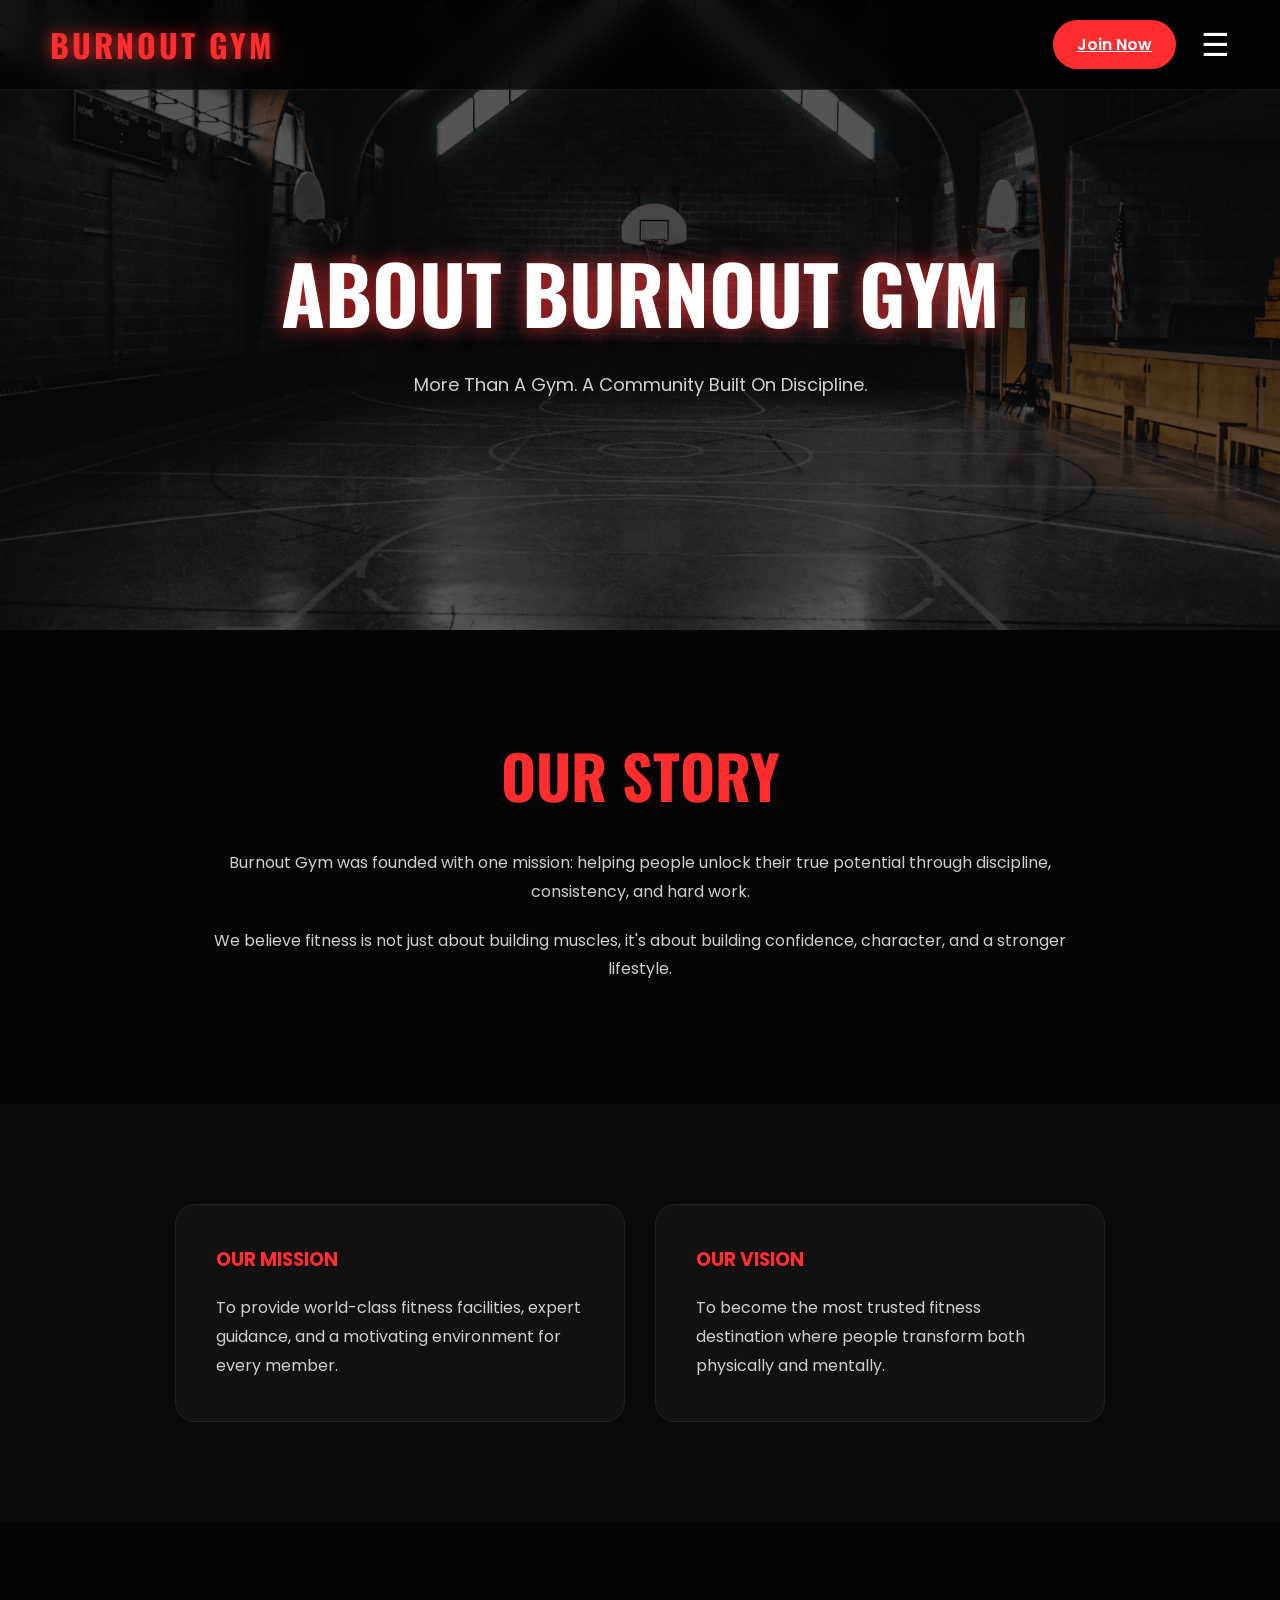
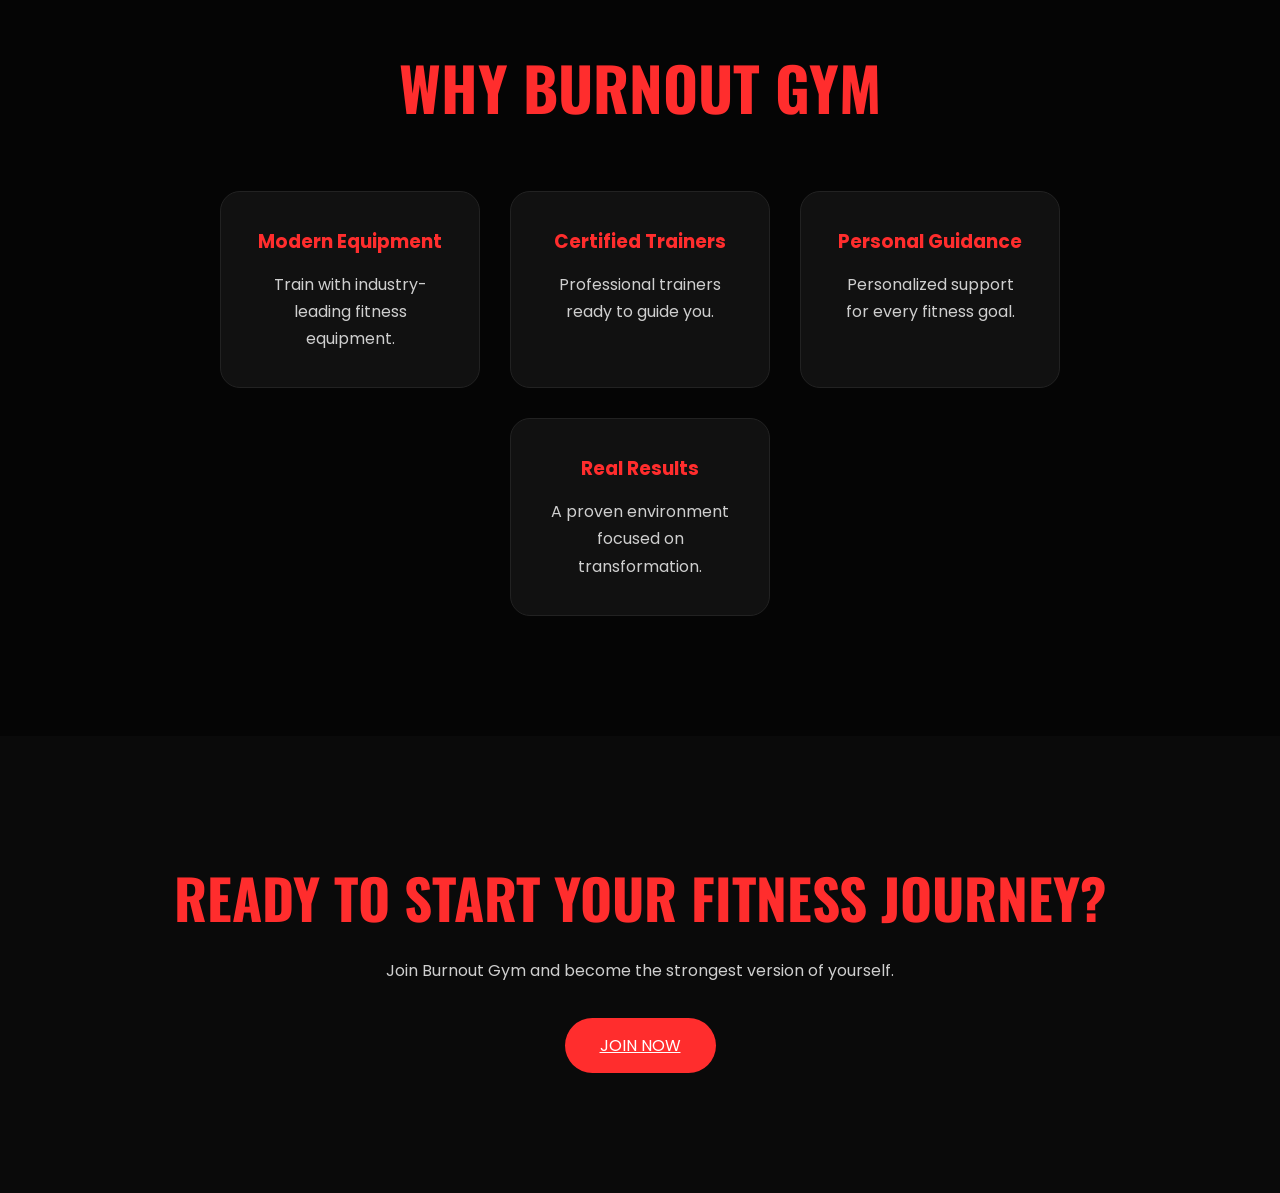
<file: about.html>
<!DOCTYPE html>
<html lang="en">

<head>

<meta charset="UTF-8">

<meta name="viewport"
content="width=device-width, initial-scale=1.0">

<title>About Us - Burnout Gym</title>

<link rel="preconnect"
href="https://fonts.googleapis.com">

<link rel="preconnect"
href="https://fonts.gstatic.com"
crossorigin>

<link href="https://fonts.googleapis.com/css2?family=Oswald:wght@400;600;700&family=Poppins:wght@300;400;500;600&display=swap"
rel="stylesheet">

<link rel="stylesheet"
href="style.css">

</head>

<body>

<!-- NAVBAR -->

<nav>

    <div class="logo">
        BURNOUT GYM
    </div>

    <div class="nav-right">

        <a href="join now.html" class="join-btn">
            Join Now
        </a>

        <div class="menu-btn" id="openMenu">
            ☰
        </div>

    </div>

</nav>

<!-- SIDE MENU -->

<div class="side-menu" id="sideMenu">

    <span class="close-btn" id="closeMenu">
        &times;
    </span>
    <a href="about.html">About Us</a>

    <a href="index.html">Home</a>

    <a href="membership.html">Membership</a>

    <a href="equipment.html">Equipment</a>

    <a href="trainers.html">Trainers</a>

    <a href="gallery.html">Gallery</a>

    <a href="directors.html">Our Directors</a>

    <a href="contact.html">Contact Us</a>

</div>

<!-- ABOUT HERO -->

<section class="about-hero">

    <div class="about-hero-overlay"></div>

    <div class="about-hero-content">

        <h1>ABOUT BURNOUT GYM</h1>

        <p>
            More Than A Gym. A Community Built On Discipline.
        </p>

    </div>

</section>
<!-- OUR STORY -->

<section class="our-story">

    <h2>OUR STORY</h2>

    <p>
        Burnout Gym was founded with one mission:
        helping people unlock their true potential through
        discipline, consistency, and hard work.
    </p>

    <p>
        We believe fitness is not just about building muscles,
        it's about building confidence, character, and a stronger lifestyle.
    </p>

</section>

<!-- MISSION & VISION -->

<section class="mission-vision">

    <div class="mission-card">

        <h3>OUR MISSION</h3>

        <p>
            To provide world-class fitness facilities,
            expert guidance, and a motivating environment
            for every member.
        </p>

    </div>

    <div class="vision-card">

        <h3>OUR VISION</h3>

        <p>
            To become the most trusted fitness destination
            where people transform both physically and mentally.
        </p>

    </div>

</section>
<!-- WHY BURNOUT GYM -->

<section class="why-burnout">

    <h2>WHY BURNOUT GYM</h2>

    <div class="why-container">

        <div class="why-card">

            <h3>Modern Equipment</h3>

            <p>
                Train with industry-leading fitness equipment.
            </p>

        </div>

        <div class="why-card">

            <h3>Certified Trainers</h3>

            <p>
                Professional trainers ready to guide you.
            </p>

        </div>

        <div class="why-card">

            <h3>Personal Guidance</h3>

            <p>
                Personalized support for every fitness goal.
            </p>

        </div>

        <div class="why-card">

            <h3>Real Results</h3>

            <p>
                A proven environment focused on transformation.
            </p>

        </div>

    </div>

</section>
<!-- JOIN CTA -->

<section class="about-cta">

    <h2>READY TO START YOUR FITNESS JOURNEY?</h2>

    <p>
        Join Burnout Gym and become the strongest version of yourself.
    </p>

    <a href="join now.html" class="about-cta-btn">
        JOIN NOW
    </a>

</section>

<script src="script.js"></script>

</body>
</html>
</file>
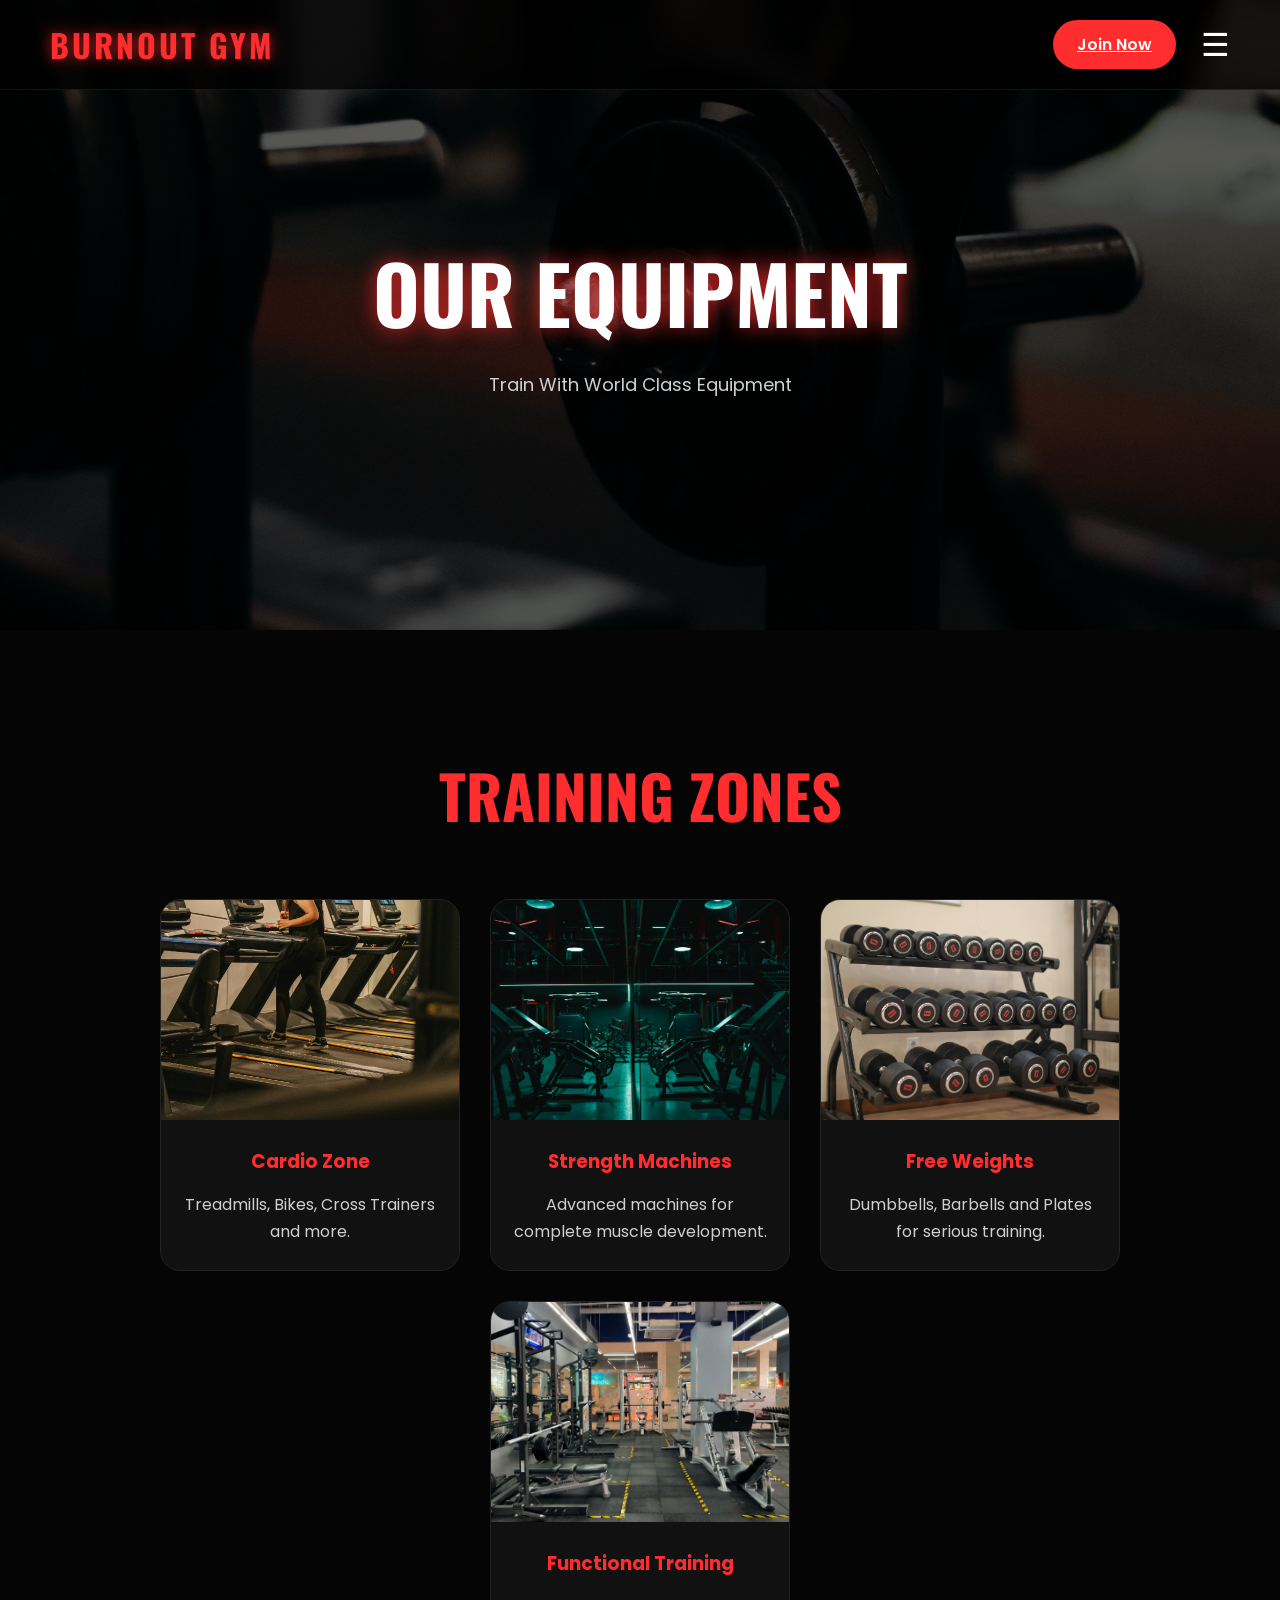
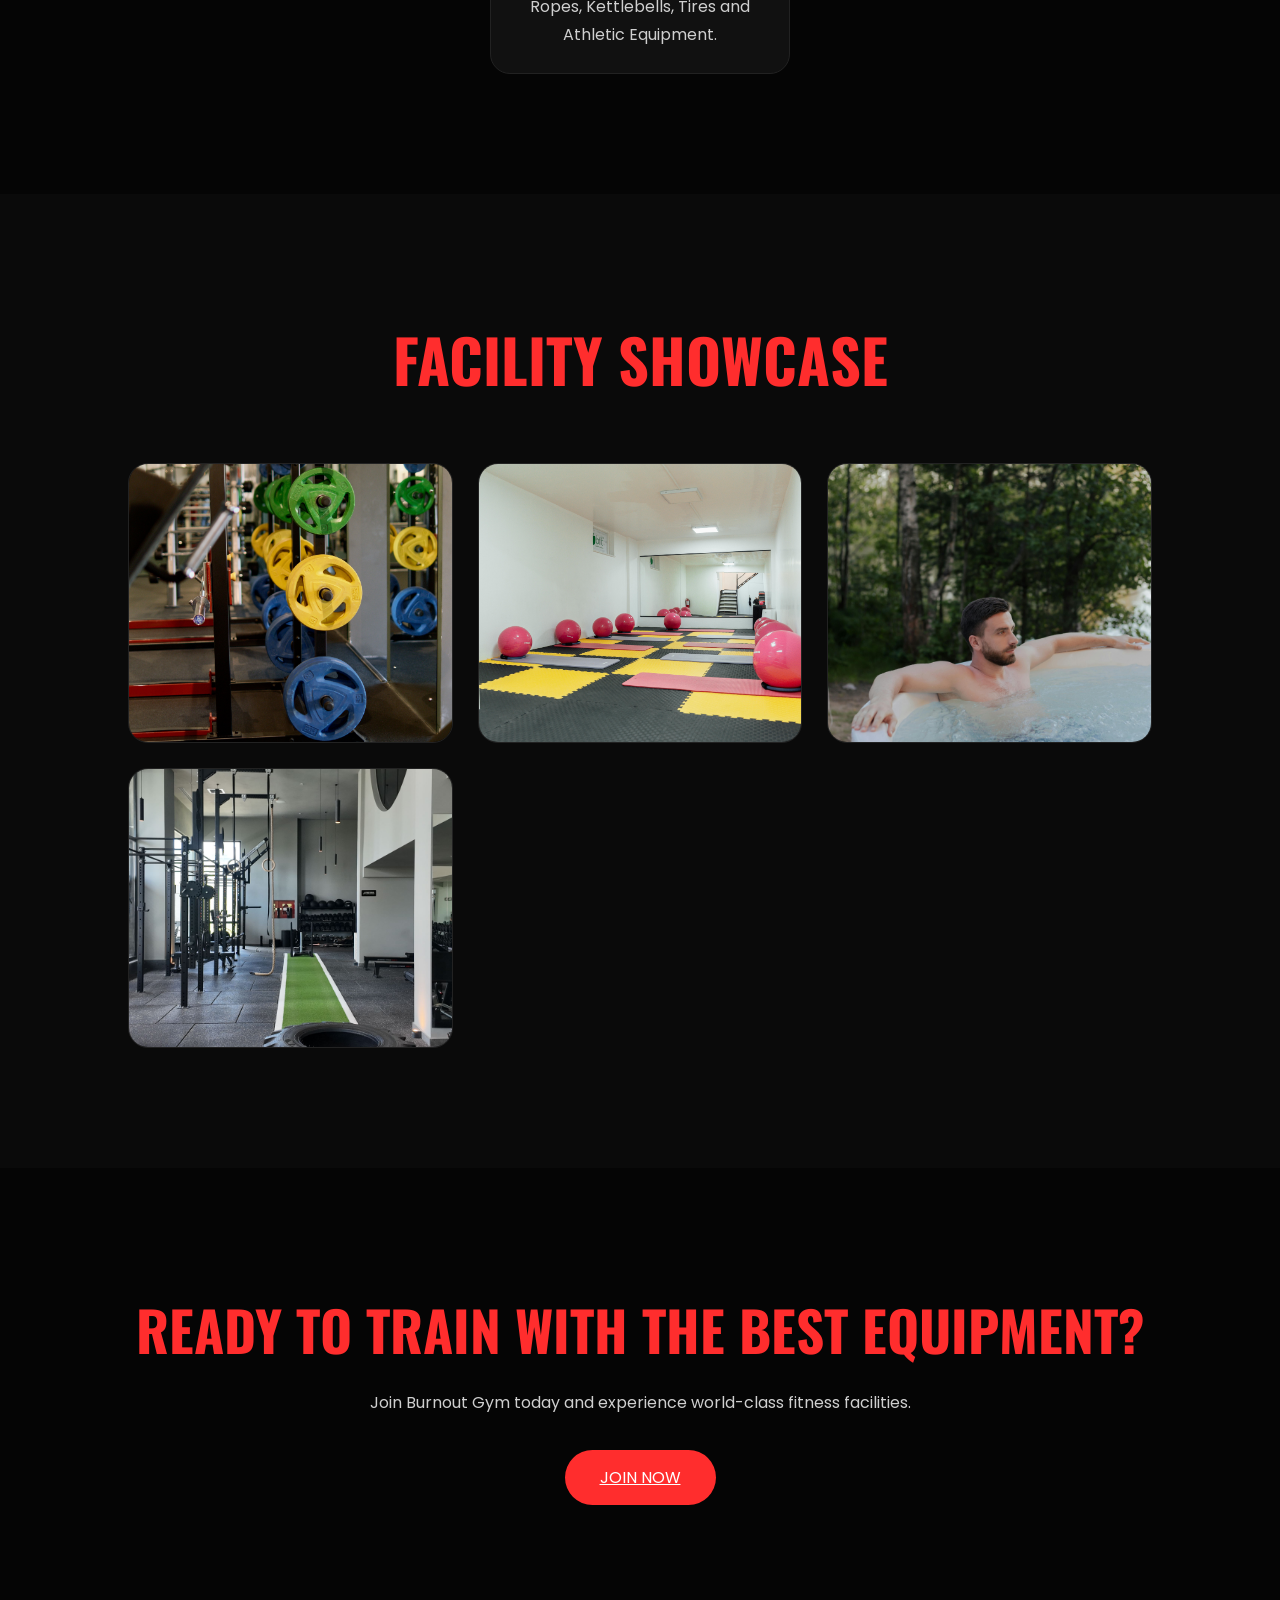
<file: equipment.html>
<!DOCTYPE html>
<html lang="en">

<head>

<meta charset="UTF-8">

<meta name="viewport"
content="width=device-width, initial-scale=1.0">

<title>Equipment - Burnout Gym</title>

<link rel="preconnect"
href="https://fonts.googleapis.com">

<link rel="preconnect"
href="https://fonts.gstatic.com"
crossorigin>

<link href="https://fonts.googleapis.com/css2?family=Oswald:wght@400;600;700&family=Poppins:wght@300;400;500;600&display=swap"
rel="stylesheet">

<link rel="stylesheet"
href="style.css">

</head>

<body>

<!-- NAVBAR -->

<nav>

    <div class="logo">
        BURNOUT GYM
    </div>

    <div class="nav-right">

        <a href="join now.html"
        class="join-btn">

            Join Now

        </a>

        <div class="menu-btn"
        id="openMenu">

            ☰

        </div>

    </div>

</nav>

<!-- SIDE MENU -->

<div class="side-menu"
id="sideMenu">

    <span class="close-btn"
    id="closeMenu">

        &times;

    </span>

    <a href="index.html">Home</a>

    <a href="about.html">About Us</a>

    <a href="membership.html">Membership</a>

    <a href="equipment.html">Equipment</a>

    <a href="trainers.html">Trainers</a>

    <a href="gallery.html">Gallery</a>

    <a href="directors.html">Our Directors</a>

    <a href="contact.html">Contact Us</a>

</div>

<!-- EQUIPMENT HERO -->

<section class="equipment-hero">

    <div class="equipment-overlay"></div>

    <div class="equipment-content">

        <h1>OUR EQUIPMENT</h1>

        <p>

            Train With World Class Equipment

        </p>

    </div>

</section>
<!-- EQUIPMENT CATEGORIES -->

<section class="equipment-section">

    <h2>TRAINING ZONES</h2>

    <div class="equipment-grid">

        <div class="equipment-box">

            <img src="cardio.jpg" alt="Cardio">

            <h3>Cardio Zone</h3>

            <p>
                Treadmills, Bikes, Cross Trainers and more.
            </p>

        </div>

        <div class="equipment-box">

            <img src="strength.jpg" alt="Strength">

            <h3>Strength Machines</h3>

            <p>
                Advanced machines for complete muscle development.
            </p>

        </div>

        <div class="equipment-box">

            <img src="freeweights.jpg" alt="Free Weights">

            <h3>Free Weights</h3>

            <p>
                Dumbbells, Barbells and Plates for serious training.
            </p>

        </div>

        <div class="equipment-box">

            <img src="functional.jpg" alt="Functional">

            <h3>Functional Training</h3>

            <p>
                Ropes, Kettlebells, Tires and Athletic Equipment.
            </p>

        </div>

    </div>

</section>
<!-- EQUIPMENT GALLERY -->

<section class="equipment-gallery">

    <h2>FACILITY SHOWCASE</h2>

    <div class="equipment-gallery-grid">

        <img src="gym-area1.jpg" alt="Gym Area">

        <img src="gym-area2.jpg" alt="Gym Area">

        <img src="gym-area3.jpg" alt="Gym Area">

        <img src="gym-area4.jpg" alt="Gym Area">

    </div>

</section>
<!-- EQUIPMENT CTA -->

<section class="equipment-cta">

    <h2>READY TO TRAIN WITH THE BEST EQUIPMENT?</h2>

    <p>
        Join Burnout Gym today and experience world-class fitness facilities.
    </p>

    <a href="join now.html" class="equipment-cta-btn">

        JOIN NOW

    </a>

</section>

<script src="script.js"></script>

</body>

</html>
</file>
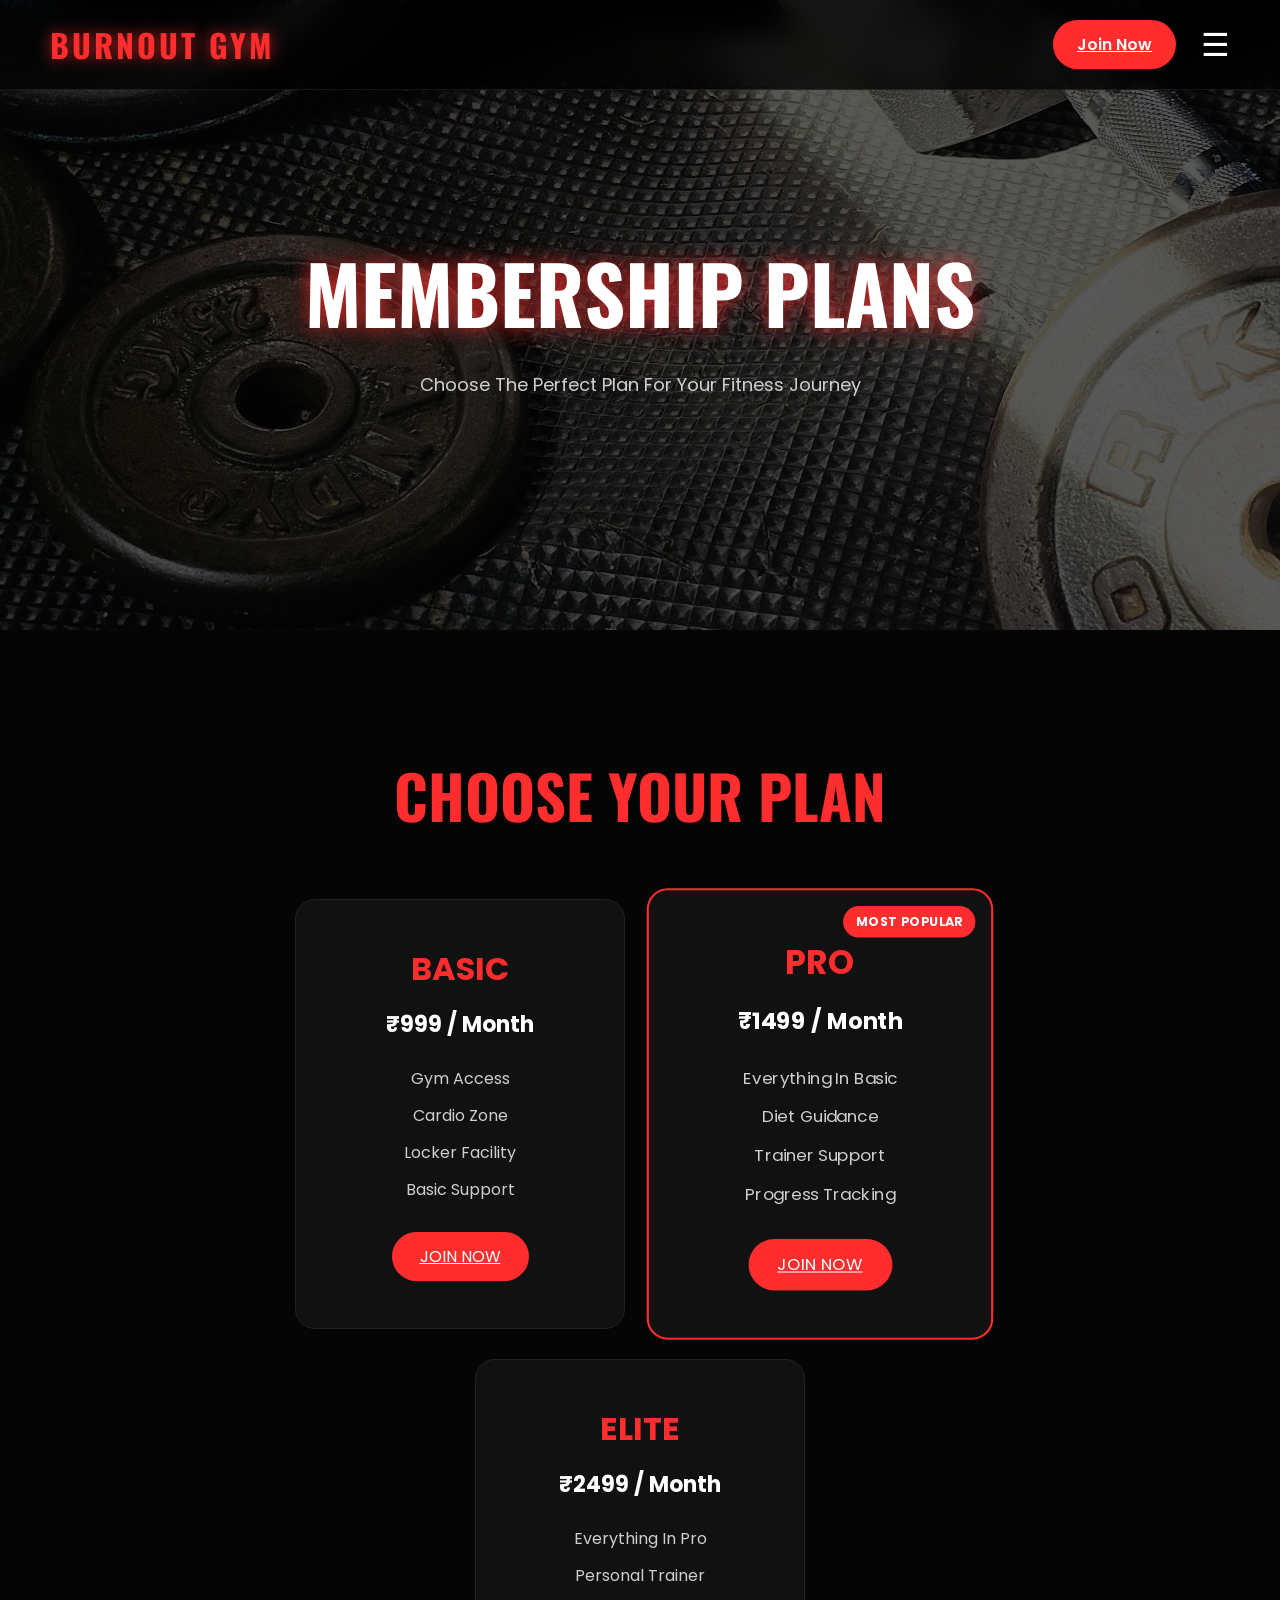
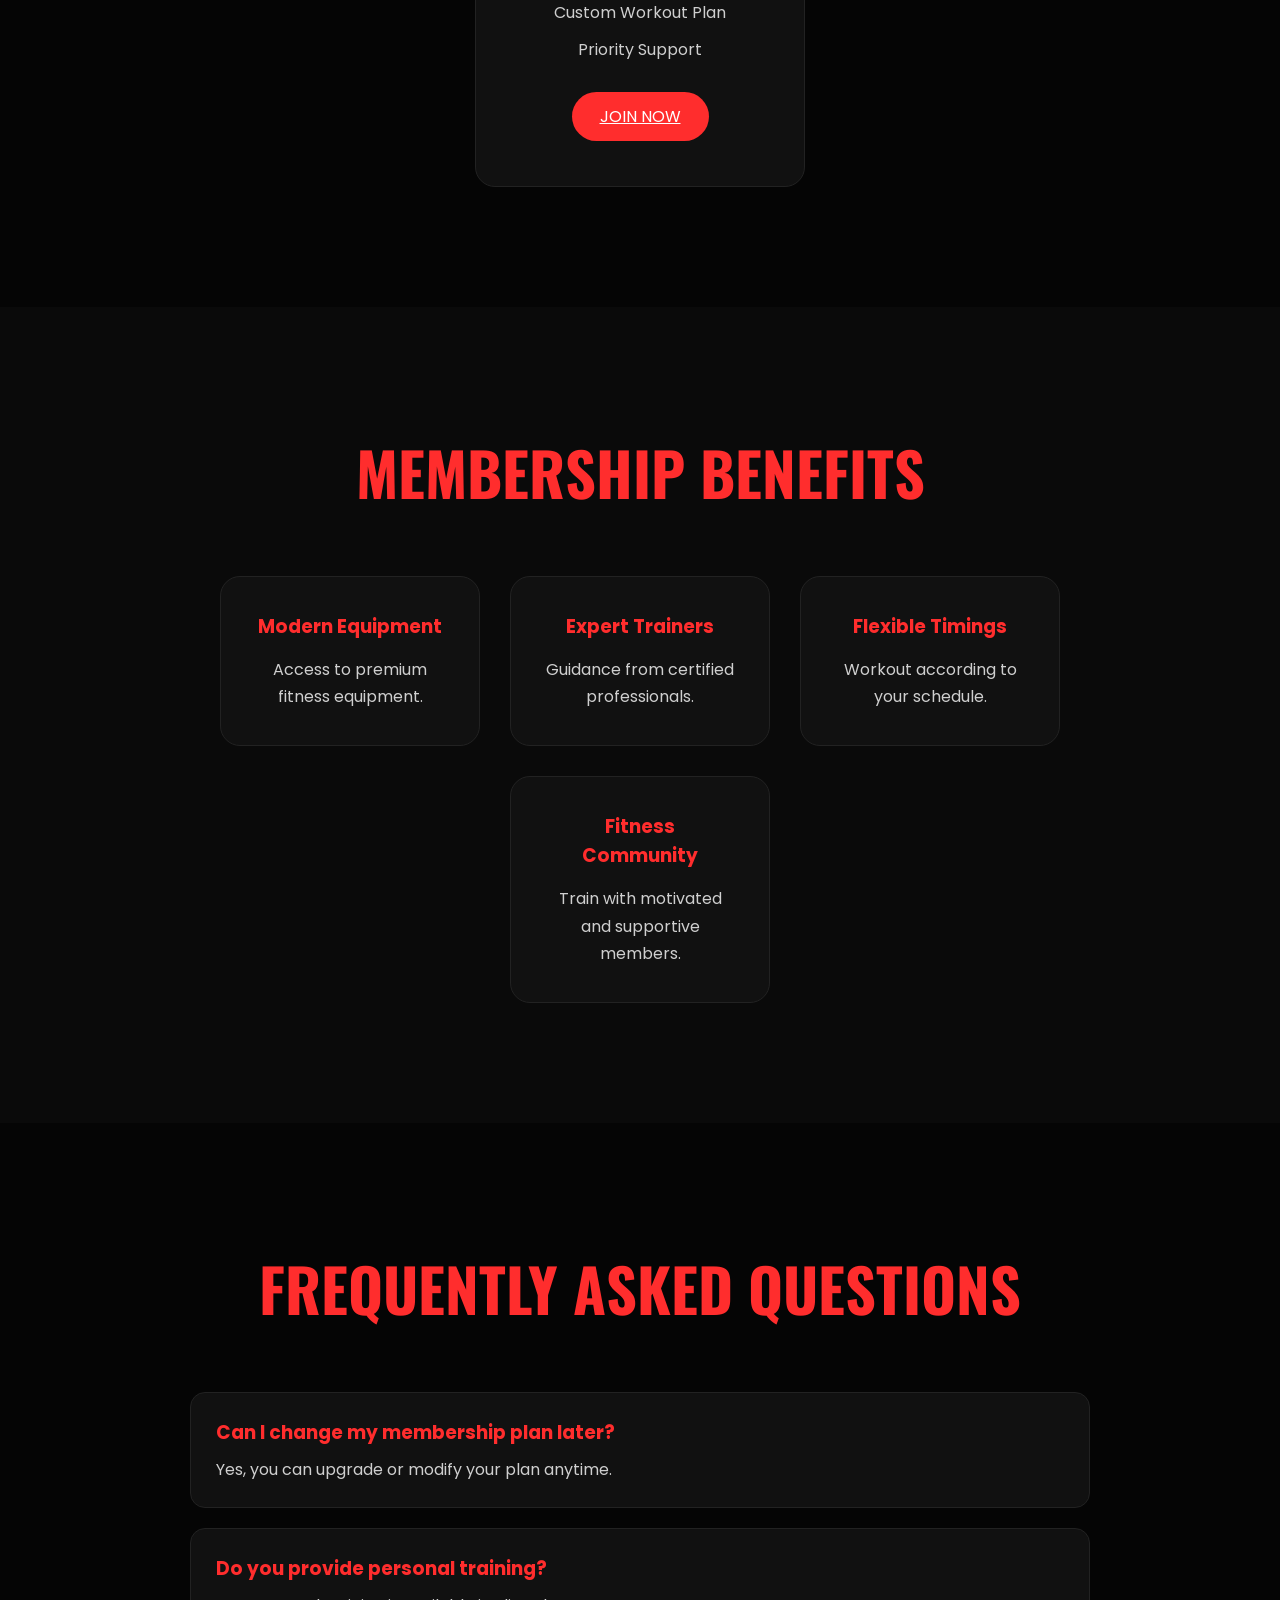
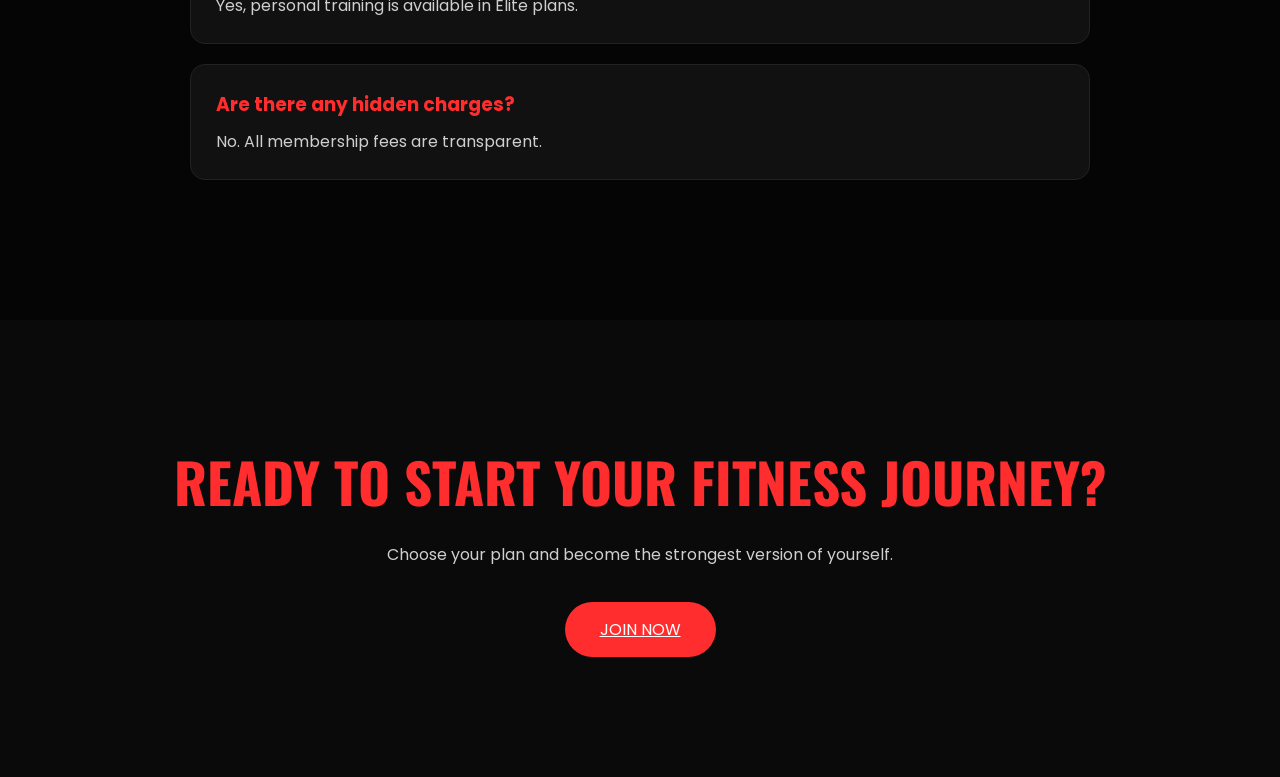
<file: membership.html>
<!DOCTYPE html>
<html lang="en">

<head>

<meta charset="UTF-8">

<meta name="viewport" content="width=device-width, initial-scale=1.0">

<title>Membership - Burnout Gym</title>

<link rel="preconnect" href="https://fonts.googleapis.com">

<link rel="preconnect" href="https://fonts.gstatic.com" crossorigin>

<link href="https://fonts.googleapis.com/css2?family=Oswald:wght@400;600;700&family=Poppins:wght@300;400;500;600&display=swap" rel="stylesheet">

<link rel="stylesheet" href="style.css">

</head>

<body>

<!-- NAVBAR -->

<nav>

    <div class="logo">
        BURNOUT GYM
    </div>

    <div class="nav-right">

        <a href="join now.html" class="join-btn">
            Join Now
        </a>

        <div class="menu-btn" id="openMenu">
            ☰
        </div>

    </div>

</nav>

<!-- SIDE MENU -->

<div class="side-menu" id="sideMenu">

    <span class="close-btn" id="closeMenu">
        &times;
    </span>
    
    <a href="about.html">About Us</a>

    <a href="index.html">Home</a>

    <a href="membership.html">Membership</a>

    <a href="equipment.html">Equipment</a>

    <a href="trainers.html">Trainers</a>

    <a href="gallery.html">Gallery</a>

    <a href="directors.html">Our Directors</a>

    <a href="contact.html">Contact Us</a>

</div>

<!-- MEMBERSHIP HERO -->

<section class="membership-hero">

    <div class="membership-overlay"></div>

    <div class="membership-content">

        <h1>MEMBERSHIP PLANS</h1>

        <p>
            Choose The Perfect Plan For Your Fitness Journey
        </p>

    </div>

</section>
<!-- MEMBERSHIP PLANS -->

<section class="membership-plans">

    <h2>CHOOSE YOUR PLAN</h2>

    <div class="plans-container">

        <div class="premium-plan-card">

            <h3>BASIC</h3>

            <h4>₹999 / Month</h4>

            <ul>
                <li>Gym Access</li>
                <li>Cardio Zone</li>
                <li>Locker Facility</li>
                <li>Basic Support</li>
            </ul>

            <a href="join now.html" class="plan-btn">
                JOIN NOW
            </a>

        </div>

        <div class="premium-plan-card featured-plan">

            <span class="featured-badge">
                MOST POPULAR
            </span>

            <h3>PRO</h3>

            <h4>₹1499 / Month</h4>

            <ul>
                <li>Everything In Basic</li>
                <li>Diet Guidance</li>
                <li>Trainer Support</li>
                <li>Progress Tracking</li>
            </ul>

            <a href="join now.html" class="plan-btn">
                JOIN NOW
            </a>

        </div>

        <div class="premium-plan-card">

            <h3>ELITE</h3>

            <h4>₹2499 / Month</h4>

            <ul>
                <li>Everything In Pro</li>
                <li>Personal Trainer</li>
                <li>Custom Workout Plan</li>
                <li>Priority Support</li>
            </ul>

            <a href="join now.html" class="plan-btn">
                JOIN NOW
            </a>

        </div>

    </div>

</section>
<!-- MEMBERSHIP BENEFITS -->

<section class="membership-benefits">

    <h2>MEMBERSHIP BENEFITS</h2>

    <div class="benefits-container">

        <div class="benefit-card">
            <h3>Modern Equipment</h3>
            <p>Access to premium fitness equipment.</p>
        </div>

        <div class="benefit-card">
            <h3>Expert Trainers</h3>
            <p>Guidance from certified professionals.</p>
        </div>

        <div class="benefit-card">
            <h3>Flexible Timings</h3>
            <p>Workout according to your schedule.</p>
        </div>

        <div class="benefit-card">
            <h3>Fitness Community</h3>
            <p>Train with motivated and supportive members.</p>
        </div>

    </div>

</section>
<!-- FAQ -->

<section class="membership-faq">

    <h2>FREQUENTLY ASKED QUESTIONS</h2>

    <div class="faq-item">
        <h3>Can I change my membership plan later?</h3>
        <p>Yes, you can upgrade or modify your plan anytime.</p>
    </div>

    <div class="faq-item">
        <h3>Do you provide personal training?</h3>
        <p>Yes, personal training is available in Elite plans.</p>
    </div>

    <div class="faq-item">
        <h3>Are there any hidden charges?</h3>
        <p>No. All membership fees are transparent.</p>
    </div>

</section>
<!-- JOIN CTA -->

<section class="membership-cta">

    <h2>READY TO START YOUR FITNESS JOURNEY?</h2>

    <p>
        Choose your plan and become the strongest version of yourself.
    </p>

    <a href="join now.html" class="membership-cta-btn">
        JOIN NOW
    </a>

</section>

<script src="script.js"></script>

</body>
</html>
</file>
<file: style.css>
/* RESET */

*{
    margin:0;
    padding:0;
    box-sizing:border-box;
}

/* BODY */

body{
    font-family:'Poppins',sans-serif;
    background:#050505;
    color:white;
    overflow-x:hidden;
}

/* MAIN SITE */

#main-site{
    display:none;
}

/* INTRO SCREEN */

#intro{
    position:fixed;
    top:0;
    left:0;

    width:100%;
    height:100vh;

    overflow:hidden;

    display:flex;
    justify-content:center;
    align-items:center;

    z-index:9999;
}

.bg-video{
    position:absolute;

    width:100%;
    height:100%;

    object-fit:cover;
}

.overlay{
    position:absolute;
    inset:0;

    background:rgba(0,0,0,.55);
}

.intro-content{
    position:relative;
    z-index:2;

    text-align:center;
}

.intro-content h1{
    font-family:'Oswald',sans-serif;

    font-size:90px;

    letter-spacing:8px;

    color:white;
}

.intro-content p{
    margin-top:15px;

    letter-spacing:5px;

    color:#d0d0d0;
}
/* =========================
   NAVBAR
========================= */

nav{
    position:fixed;
    top:0;
    left:0;

    width:100%;

    display:flex;
    justify-content:space-between;
    align-items:center;

    padding:20px 50px;

    background:rgba(0,0,0,0.75);

    backdrop-filter:blur(12px);

    border-bottom:1px solid rgba(255,255,255,0.08);

    z-index:1000;
}

/* LOGO */

.logo{
    font-family:'Oswald',sans-serif;

    font-size:32px;

    font-weight:700;

    color:#ff2d2d;

    letter-spacing:3px;

    text-transform:uppercase;

    text-shadow:
    0 0 15px rgba(255,45,45,.7);
}

/* RIGHT SIDE */

.nav-right{
    display:flex;

    align-items:center;

    gap:25px;
}

/* ABOUT US */

.nav-link{
    color:white;

    font-size:16px;

    transition:.3s;
}

.nav-link:hover{
    color:#ff2d2d;

    text-shadow:
    0 0 10px rgba(255,45,45,.7);
}

/* JOIN BUTTON */

.join-btn{
    background:#ff2d2d;

    color:white;

    padding:12px 24px;

    border-radius:30px;

    font-weight:600;

    transition:.3s;
}

.join-btn:hover{

    transform:translateY(-3px);

    box-shadow:
    0 0 20px rgba(255,45,45,.8);
}

/* HAMBURGER */

.menu-btn{
    color:white;

    font-size:32px;

    cursor:pointer;

    transition:.3s;
}

.menu-btn:hover{
    color:#ff2d2d;
}

/* =========================
   SIDE MENU
========================= */

.side-menu{

    position:fixed;

    top:0;
    right:-320px;

    width:300px;

    height:100vh;

    background:#0a0a0a;

    padding-top:80px;

    transition:.4s;

    z-index:2000;

    border-left:1px solid rgba(255,255,255,.08);
}

.side-menu a{

    display:block;

    padding:18px 30px;

    color:white;

    font-size:18px;

    transition:.3s;
}

.side-menu a:hover{

    color:#ff2d2d;

    padding-left:40px;
}

.close-btn{

    position:absolute;

    top:20px;
    right:25px;

    font-size:35px;

    color:white;

    cursor:pointer;
}
@media(max-width:768px){

    nav{
        padding:15px 20px;
    }

    .logo{
        font-size:22px;
    }

    .nav-link{
        display:none;
    }

    .join-btn{
        padding:10px 18px;
        font-size:14px;
    }

}
/* =========================
   HERO SECTION
========================= */

.hero{

    position:relative;

    width:100%;

    height:100vh;

    background:url("burnout background.jpg");

    background-size:cover;

    background-position:center;

    background-attachment:fixed;

    display:flex;

    justify-content:center;

    align-items:center;

    text-align:center;
}

.hero-overlay{

    position:absolute;

    inset:0;

    background:rgba(0,0,0,.65);
}

.hero-content{

    position:relative;

    z-index:2;

    max-width:900px;
}

.hero-content h1{

    font-family:'Oswald',sans-serif;

    font-size:90px;

    letter-spacing:5px;

    text-transform:uppercase;

    color:white;

    text-shadow:
    0 0 20px rgba(255,45,45,.8);
}

.hero-content p{

    margin-top:20px;

    font-size:20px;

    color:#d0d0d0;
}

.hero-buttons{

    margin-top:40px;

    display:flex;

    justify-content:center;

    gap:20px;
}

/* BUTTON 1 */

.hero-btn{

    background:#ff2d2d;

    color:white;

    padding:15px 35px;

    border-radius:40px;

    transition:.3s;
}

.hero-btn:hover{

    transform:translateY(-5px);

    box-shadow:
    0 0 25px rgba(255,45,45,.9);
}

/* BUTTON 2 */

.hero-btn-outline{

    border:2px solid #ff2d2d;

    color:white;

    padding:15px 35px;

    border-radius:40px;

    transition:.3s;
}

.hero-btn-outline:hover{

    background:#ff2d2d;

    box-shadow:
    0 0 25px rgba(255,45,45,.9);
}
@media(max-width:768px){

.hero-content h1{

    font-size:48px;
}

.hero-content p{

    font-size:16px;
}

.hero-buttons{

    flex-direction:column;
}

}
/* =========================
   ABOUT PREVIEW
========================= */

.about-preview{

    display:flex;

    align-items:center;

    justify-content:space-between;

    gap:60px;

    padding:120px 10%;

    background:#0a0a0a;
}

.about-left{

    flex:1;
}

.about-left h2{

    font-family:'Oswald',sans-serif;

    font-size:60px;

    color:#ff2d2d;

    margin-bottom:25px;
}

.about-left p{

    color:#cfcfcf;

    line-height:1.8;

    margin-bottom:20px;
}

.about-btn{

    display:inline-block;

    margin-top:20px;

    background:#ff2d2d;

    color:white;

    padding:15px 30px;

    border-radius:35px;

    transition:.3s;
}

.about-btn:hover{

    transform:translateY(-5px);

    box-shadow:
    0 0 25px rgba(255,45,45,.9);
}

.about-right{

    flex:1;
}

.about-right img{

    width:100%;

    border-radius:20px;

    transition:.4s;
}

.about-right img:hover{

    transform:scale(1.03);

    box-shadow:
    0 0 35px rgba(255,45,45,.6);
}
@media(max-width:768px){

.about-preview{

    flex-direction:column;
}

.about-left h2{

    font-size:40px;
}

}
/* =========================
   FEATURES
========================= */

.features{

    padding:120px 10%;

    background:#050505;

    text-align:center;
}

.features h2{

    font-family:'Oswald',sans-serif;

    font-size:60px;

    color:#ff2d2d;

    margin-bottom:60px;
}

.feature-container{

    display:flex;

    justify-content:center;

    gap:30px;

    flex-wrap:wrap;
}

.feature-card{

    width:260px;

    padding:35px;

    background:#111;

    border-radius:20px;

    border:1px solid #222;

    transition:.4s;
}

.feature-card:hover{

    transform:translateY(-10px);

    border-color:#ff2d2d;

    box-shadow:
    0 0 30px rgba(255,45,45,.6);
}

.feature-card h3{

    color:#ff2d2d;

    margin-bottom:15px;
}

.feature-card p{

    color:#cfcfcf;

    line-height:1.7;
}
@media(max-width:768px){

.features h2{

    font-size:40px;
}

.feature-card{

    width:100%;
}

}
/* =========================
   EQUIPMENT PREVIEW
========================= */

.equipment-preview{

    padding:120px 10%;

    background:#0a0a0a;

    text-align:center;
}

.equipment-preview h2{

    font-family:'Oswald',sans-serif;

    font-size:60px;

    color:#ff2d2d;

    margin-bottom:60px;
}

.equipment-container{

    display:flex;

    justify-content:center;

    gap:30px;

    flex-wrap:wrap;
}

.equipment-card{

    width:320px;

    overflow:hidden;

    background:#111;

    border-radius:20px;

    border:1px solid #222;

    transition:.4s;
}

.equipment-card:hover{

    transform:translateY(-10px);

    border-color:#ff2d2d;

    box-shadow:
    0 0 30px rgba(255,45,45,.6);
}

.equipment-card img{

    width:100%;

    height:250px;

    object-fit:cover;

    transition:.4s;
}

.equipment-card:hover img{

    transform:scale(1.08);
}

.equipment-card h3{

    padding:20px;

    color:white;
}

.equipment-btn{

    display:inline-block;

    margin-top:40px;

    background:#ff2d2d;

    color:white;

    padding:15px 35px;

    border-radius:40px;

    transition:.3s;
}

.equipment-btn:hover{

    transform:translateY(-5px);

    box-shadow:
    0 0 25px rgba(255,45,45,.8);
}
@media(max-width:768px){

.equipment-preview h2{

    font-size:40px;
}

.equipment-card{

    width:100%;
}

}
/* =========================
   MEMBERSHIP
========================= */

.membership{

    padding:120px 10%;

    background:#050505;

    text-align:center;
}

.membership h2{

    font-family:'Oswald',sans-serif;

    font-size:60px;

    color:#ff2d2d;

    margin-bottom:60px;
}

.plans-container{

    display:flex;

    justify-content:center;

    gap:30px;

    flex-wrap:wrap;
}

.plan-card{

    position:relative;

    width:320px;

    background:#111;

    border-radius:20px;

    border:1px solid #222;

    padding:40px 30px;

    transition:.4s;
}

.plan-card:hover{

    transform:translateY(-10px);

    border-color:#ff2d2d;

    box-shadow:
    0 0 30px rgba(255,45,45,.6);
}

.plan-card h3{

    color:#ff2d2d;

    font-size:30px;

    margin-bottom:15px;
}

.plan-card h4{

    margin-bottom:25px;
}

.plan-card ul{

    list-style:none;

    margin-bottom:30px;
}

.plan-card li{

    margin-bottom:12px;

    color:#cfcfcf;
}

.plan-btn{

    display:inline-block;

    background:#ff2d2d;

    color:white;

    padding:12px 28px;

    border-radius:30px;

    transition:.3s;
}

.plan-btn:hover{

    box-shadow:
    0 0 25px rgba(255,45,45,.8);
}

.badge{

    position:absolute;

    top:15px;
    right:15px;

    background:#ff2d2d;

    padding:6px 12px;

    border-radius:20px;

    font-size:12px;

    font-weight:bold;
}

.popular{

    border:2px solid #ff2d2d;
}
@media(max-width:768px){

.membership h2{

    font-size:40px;
}

.plan-card{

    width:100%;
}

}
/* =========================
   GALLERY PREVIEW
========================= */

.gallery-preview{

    padding:120px 10%;

    background:#0a0a0a;

    text-align:center;
}

.gallery-preview h2{

    font-family:'Oswald',sans-serif;

    font-size:60px;

    color:#ff2d2d;

    margin-bottom:60px;
}

.gallery-container{

    display:flex;

    justify-content:center;

    gap:30px;

    flex-wrap:wrap;
}

.gallery-card{

    width:320px;

    overflow:hidden;

    border-radius:20px;

    border:1px solid #222;

    transition:.4s;
}

.gallery-card:hover{

    transform:translateY(-10px);

    border-color:#ff2d2d;

    box-shadow:
    0 0 30px rgba(255,45,45,.6);
}

.gallery-card img{

    width:100%;

    height:250px;

    object-fit:cover;

    transition:.4s;
}

.gallery-card:hover img{

    transform:scale(1.08);
}

.gallery-btn{

    display:inline-block;

    margin-top:40px;

    background:#ff2d2d;

    color:white;

    padding:15px 35px;

    border-radius:40px;

    transition:.3s;
}

.gallery-btn:hover{

    transform:translateY(-5px);

    box-shadow:
    0 0 25px rgba(255,45,45,.8);
}
@media(max-width:768px){

.gallery-preview h2{

    font-size:40px;
}

.gallery-card{

    width:100%;
}

}
/* =========================
   DIRECTORS
========================= */

.directors{

    padding:120px 10%;

    background:#050505;

    text-align:center;
}

.directors h2{

    font-family:'Oswald',sans-serif;

    font-size:60px;

    color:#ff2d2d;

    margin-bottom:60px;
}

.director-container{

    display:flex;

    justify-content:center;

    gap:30px;

    flex-wrap:wrap;
}

.director-card{

    width:320px;

    background:#111;

    border-radius:20px;

    overflow:hidden;

    border:1px solid #222;

    transition:.4s;
}

.director-card:hover{

    transform:translateY(-10px);

    border-color:#ff2d2d;

    box-shadow:
    0 0 30px rgba(255,45,45,.6);
}

.director-card img{

    width:100%;

    height:320px;

    object-fit:cover;
}

.director-card h3{

    margin-top:20px;

    color:white;
}

.director-card h4{

    color:#ff2d2d;

    margin:10px 0;
}

.director-card p{

    color:#cfcfcf;

    padding:0 20px 25px;

    line-height:1.7;
}

.director-btn{

    display:inline-block;

    margin-top:40px;

    background:#ff2d2d;

    color:white;

    padding:15px 35px;

    border-radius:40px;

    transition:.3s;
}

.director-btn:hover{

    transform:translateY(-5px);

    box-shadow:
    0 0 25px rgba(255,45,45,.8);
}
@media(max-width:768px){

.directors h2{

    font-size:40px;
}

.director-card{

    width:100%;
}

}
/* =========================
   CONTACT CTA
========================= */

.contact-cta{

    padding:120px 10%;

    text-align:center;

    background:#0a0a0a;
}

.contact-cta h2{

    font-family:'Oswald',sans-serif;

    font-size:60px;

    color:#ff2d2d;

    margin-bottom:20px;
}

.contact-cta p{

    color:#cfcfcf;

    margin-bottom:35px;
}

.cta-buttons{

    display:flex;

    justify-content:center;

    gap:20px;

    flex-wrap:wrap;
}

.cta-btn{

    background:#ff2d2d;

    color:white;

    padding:15px 35px;

    border-radius:40px;

    transition:.3s;
}

.cta-btn:hover{

    transform:translateY(-5px);

    box-shadow:
    0 0 25px rgba(255,45,45,.8);
}

.cta-btn-outline{

    border:2px solid #ff2d2d;

    color:white;

    padding:15px 35px;

    border-radius:40px;

    transition:.3s;
}

.cta-btn-outline:hover{

    background:#ff2d2d;

    box-shadow:
    0 0 25px rgba(255,45,45,.8);
}

/* =========================
   FOOTER
========================= */

footer{

    padding:50px 20px;

    text-align:center;

    background:#050505;

    border-top:1px solid #222;
}

footer h3{

    color:#ff2d2d;

    font-family:'Oswald',sans-serif;

    font-size:30px;
}

.footer-links{

    margin:25px 0;
}

.footer-links a{

    color:white;

    margin:0 15px;

    transition:.3s;
}

.footer-links a:hover{

    color:#ff2d2d;
}

.copyright{

    color:#777;

    font-size:14px;
}
@media(max-width:768px){

.contact-cta h2{

    font-size:40px;
}

}
/* =========================
   ABOUT HERO
========================= */

.about-hero{

    position:relative;

    height:70vh;

    background:url("about-banner.jpg");

    background-size:cover;

    background-position:center;

    display:flex;

    justify-content:center;

    align-items:center;

    text-align:center;
}

.about-hero-overlay{

    position:absolute;

    inset:0;

    background:rgba(0,0,0,.65);
}

.about-hero-content{

    position:relative;

    z-index:2;
}

.about-hero-content h1{

    font-family:'Oswald',sans-serif;

    font-size:80px;

    color:white;

    text-shadow:
    0 0 20px rgba(255,45,45,.8);
}

.about-hero-content p{

    margin-top:20px;

    color:#d0d0d0;

    font-size:18px;
}
@media(max-width:768px){

    .about-hero{
        height:60vh;
        padding:0 20px;
    }

    .about-hero-content h1{
        font-size:42px;
        line-height:1.2;
    }

    .about-hero-content p{
        font-size:15px;
    }

}
/* =========================
   OUR STORY
========================= */

.our-story{

    padding:100px 10%;

    text-align:center;

    background:#050505;
}

.our-story h2{

    font-family:'Oswald',sans-serif;

    font-size:60px;

    color:#ff2d2d;

    margin-bottom:30px;
}

.our-story p{

    max-width:900px;

    margin:auto;

    margin-bottom:20px;

    color:#cfcfcf;

    line-height:1.8;
}

/* =========================
   MISSION & VISION
========================= */

.mission-vision{

    padding:100px 10%;

    display:flex;

    justify-content:center;

    gap:30px;

    flex-wrap:wrap;

    background:#0a0a0a;
}

.mission-card,
.vision-card{

    width:450px;

    padding:40px;

    background:#111;

    border:1px solid #222;

    border-radius:20px;

    transition:.4s;
}

.mission-card:hover,
.vision-card:hover{

    transform:translateY(-10px);

    border-color:#ff2d2d;

    box-shadow:
    0 0 30px rgba(255,45,45,.6);
}

.mission-card h3,
.vision-card h3{

    color:#ff2d2d;

    margin-bottom:20px;
}

.mission-card p,
.vision-card p{

    color:#cfcfcf;

    line-height:1.8;
}
@media(max-width:768px){

    .our-story h2{
        font-size:40px;
    }

    .mission-card,
    .vision-card{
        width:100%;
    }

}
/* =========================
   WHY BURNOUT GYM
========================= */

.why-burnout{

    padding:120px 10%;

    text-align:center;

    background:#050505;
}

.why-burnout h2{

    font-family:'Oswald',sans-serif;

    font-size:60px;

    color:#ff2d2d;

    margin-bottom:60px;
}

.why-container{

    display:flex;

    justify-content:center;

    gap:30px;

    flex-wrap:wrap;
}

.why-card{

    width:260px;

    padding:35px;

    background:#111;

    border-radius:20px;

    border:1px solid #222;

    transition:.4s;
}

.why-card:hover{

    transform:translateY(-10px);

    border-color:#ff2d2d;

    box-shadow:
    0 0 30px rgba(255,45,45,.6);
}

.why-card h3{

    color:#ff2d2d;

    margin-bottom:15px;
}

.why-card p{

    color:#cfcfcf;

    line-height:1.7;
}
@media(max-width:768px){

    .why-burnout h2{
        font-size:40px;
    }

    .why-card{
        width:100%;
    }

}
/* =========================
   ABOUT CTA
========================= */

.about-cta{

    padding:120px 10%;

    text-align:center;

    background:#0a0a0a;
}

.about-cta h2{

    font-family:'Oswald',sans-serif;

    font-size:55px;

    color:#ff2d2d;

    margin-bottom:20px;
}

.about-cta p{

    color:#cfcfcf;

    margin-bottom:35px;
}

.about-cta-btn{

    display:inline-block;

    background:#ff2d2d;

    color:white;

    padding:15px 35px;

    border-radius:40px;

    transition:.3s;
}

.about-cta-btn:hover{

    transform:translateY(-5px);

    box-shadow:
    0 0 25px rgba(255,45,45,.8);
}
/* =========================
   MEMBERSHIP HERO
========================= */

.membership-hero{

    position:relative;

    height:70vh;

    background:url("membership-banner.jpg");

    background-size:cover;

    background-position:center;

    display:flex;

    justify-content:center;

    align-items:center;

    text-align:center;
}

.membership-overlay{

    position:absolute;

    inset:0;

    background:rgba(0,0,0,.65);
}

.membership-content{

    position:relative;

    z-index:2;
}

.membership-content h1{

    font-family:'Oswald',sans-serif;

    font-size:80px;

    color:white;

    text-shadow:
    0 0 20px rgba(255,45,45,.8);
}

.membership-content p{

    margin-top:20px;

    color:#d0d0d0;

    font-size:18px;
}
@media(max-width:768px){

    .membership-content h1{

        font-size:42px;
    }

    .membership-content p{

        font-size:15px;
    }

}
/* =========================
   MEMBERSHIP PLANS
========================= */

.membership-plans{

    padding:120px 10%;

    text-align:center;

    background:#050505;
}

.membership-plans h2{

    font-family:'Oswald',sans-serif;

    font-size:60px;

    color:#ff2d2d;

    margin-bottom:60px;
}

.premium-plan-card{

    position:relative;

    width:330px;

    padding:45px 30px;

    background:#111;

    border:1px solid #222;

    border-radius:20px;

    transition:.4s;
}

.premium-plan-card:hover{

    transform:translateY(-10px);

    border-color:#ff2d2d;

    box-shadow:
    0 0 35px rgba(255,45,45,.7);
}

.premium-plan-card h3{

    color:#ff2d2d;

    font-size:32px;

    margin-bottom:15px;
}

.premium-plan-card h4{

    margin-bottom:25px;

    font-size:22px;
}

.premium-plan-card ul{

    list-style:none;

    margin-bottom:30px;
}

.premium-plan-card li{

    margin-bottom:12px;

    color:#cfcfcf;
}

.featured-plan{

    border:2px solid #ff2d2d;

    transform:scale(1.05);
}

.featured-badge{

    position:absolute;

    top:15px;

    right:15px;

    background:#ff2d2d;

    padding:6px 12px;

    border-radius:20px;

    font-size:12px;

    font-weight:bold;
}
@media(max-width:768px){

    .membership-plans h2{
        font-size:40px;
    }

    .premium-plan-card{
        width:100%;
    }

    .featured-plan{
        transform:none;
    }

}
/* =========================
   MEMBERSHIP BENEFITS
========================= */

.membership-benefits{

    padding:120px 10%;

    text-align:center;

    background:#0a0a0a;
}

.membership-benefits h2{

    font-family:'Oswald',sans-serif;

    font-size:60px;

    color:#ff2d2d;

    margin-bottom:60px;
}

.benefits-container{

    display:flex;

    justify-content:center;

    gap:30px;

    flex-wrap:wrap;
}

.benefit-card{

    width:260px;

    padding:35px;

    background:#111;

    border-radius:20px;

    border:1px solid #222;

    transition:.4s;
}

.benefit-card:hover{

    transform:translateY(-10px);

    border-color:#ff2d2d;

    box-shadow:0 0 30px rgba(255,45,45,.6);
}

.benefit-card h3{

    color:#ff2d2d;

    margin-bottom:15px;
}

.benefit-card p{

    color:#cfcfcf;

    line-height:1.7;
}
/* =========================
   FAQ
========================= */

.membership-faq{

    padding:120px 10%;

    background:#050505;
}

.membership-faq h2{

    text-align:center;

    font-family:'Oswald',sans-serif;

    font-size:60px;

    color:#ff2d2d;

    margin-bottom:60px;
}

.faq-item{

    max-width:900px;

    margin:20px auto;

    padding:25px;

    background:#111;

    border:1px solid #222;

    border-radius:15px;

    transition:.3s;
}

.faq-item:hover{

    border-color:#ff2d2d;

    box-shadow:0 0 20px rgba(255,45,45,.5);
}

.faq-item h3{

    color:#ff2d2d;

    margin-bottom:10px;
}

.faq-item p{

    color:#cfcfcf;
}
@media(max-width:768px){

    .membership-benefits h2,
    .membership-faq h2{

        font-size:40px;
    }

    .benefit-card{

        width:100%;
    }

}
/* =========================
   MEMBERSHIP CTA
========================= */

.membership-cta{

    padding:120px 10%;

    text-align:center;

    background:#0a0a0a;
}

.membership-cta h2{

    font-family:'Oswald',sans-serif;

    font-size:55px;

    color:#ff2d2d;

    margin-bottom:20px;
}

.membership-cta p{

    color:#cfcfcf;

    margin-bottom:35px;
}

.membership-cta-btn{

    display:inline-block;

    background:#ff2d2d;

    color:white;

    padding:15px 35px;

    border-radius:40px;

    transition:.3s;
}

.membership-cta-btn:hover{

    transform:translateY(-5px);

    box-shadow:
    0 0 25px rgba(255,45,45,.8);
}
@media(max-width:768px){

    .membership-cta h2{

        font-size:38px;
    }

}
/* =========================
   EQUIPMENT HERO
========================= */

.equipment-hero{

    position:relative;

    height:70vh;

    background:url("equipment-banner.jpg");

    background-size:cover;

    background-position:center;

    display:flex;

    justify-content:center;

    align-items:center;

    text-align:center;
}

.equipment-overlay{

    position:absolute;

    inset:0;

    background:rgba(0,0,0,.65);
}

.equipment-content{

    position:relative;

    z-index:2;
}

.equipment-content h1{

    font-family:'Oswald',sans-serif;

    font-size:80px;

    color:white;

    text-shadow:
    0 0 20px rgba(255,45,45,.8);
}

.equipment-content p{

    margin-top:20px;

    color:#d0d0d0;

    font-size:18px;
}
@media(max-width:768px){

    .equipment-content h1{

        font-size:42px;
    }

    .equipment-content p{

        font-size:15px;
    }

}
/* =========================
   EQUIPMENT SECTION
========================= */

.equipment-section{

    padding:120px 10%;

    background:#050505;

    text-align:center;
}

.equipment-section h2{

    font-family:'Oswald',sans-serif;

    font-size:60px;

    color:#ff2d2d;

    margin-bottom:60px;
}

.equipment-grid{

    display:flex;

    justify-content:center;

    gap:30px;

    flex-wrap:wrap;
}

.equipment-box{

    width:300px;

    background:#111;

    border-radius:20px;

    overflow:hidden;

    border:1px solid #222;

    transition:.4s;
}

.equipment-box:hover{

    transform:translateY(-10px);

    border-color:#ff2d2d;

    box-shadow:
    0 0 30px rgba(255,45,45,.6);
}

.equipment-box img{

    width:100%;

    height:220px;

    object-fit:cover;

    transition:.4s;
}

.equipment-box:hover img{

    transform:scale(1.08);
}

.equipment-box h3{

    color:#ff2d2d;

    margin-top:20px;
}

.equipment-box p{

    color:#cfcfcf;

    padding:15px 20px 25px;

    line-height:1.7;
}
@media(max-width:768px){

    .equipment-section h2{

        font-size:40px;
    }

    .equipment-box{

        width:100%;
    }

}
/* =========================
   EQUIPMENT GALLERY
========================= */

.equipment-gallery{

    padding:120px 10%;

    background:#0a0a0a;

    text-align:center;
}

.equipment-gallery h2{

    font-family:'Oswald',sans-serif;

    font-size:60px;

    color:#ff2d2d;

    margin-bottom:60px;
}

.equipment-gallery-grid{

    display:grid;

    grid-template-columns:
    repeat(auto-fit,minmax(300px,1fr));

    gap:25px;
}

.equipment-gallery-grid img{

    width:100%;

    height:280px;

    object-fit:cover;

    border-radius:20px;

    transition:.4s;

    border:1px solid #222;
}

.equipment-gallery-grid img:hover{

    transform:scale(1.05);

    box-shadow:
    0 0 30px rgba(255,45,45,.6);
}
/* =========================
   EQUIPMENT CTA
========================= */

.equipment-cta{

    padding:120px 10%;

    text-align:center;

    background:#050505;
}

.equipment-cta h2{

    font-family:'Oswald',sans-serif;

    font-size:55px;

    color:#ff2d2d;

    margin-bottom:20px;
}

.equipment-cta p{

    color:#cfcfcf;

    margin-bottom:35px;
}

.equipment-cta-btn{

    display:inline-block;

    background:#ff2d2d;

    color:white;

    padding:15px 35px;

    border-radius:40px;

    transition:.3s;
}

.equipment-cta-btn:hover{

    transform:translateY(-5px);

    box-shadow:
    0 0 25px rgba(255,45,45,.8);
}
@media(max-width:768px){

    .equipment-gallery h2,
    .equipment-cta h2{

        font-size:38px;
    }

}
/* =========================
   TRAINERS HERO
========================= */

.trainers-hero{

    position:relative;

    height:70vh;

    background:url("images/trainers-banner.jpg");

    background-size:cover;

    background-position:center;

    display:flex;

    justify-content:center;

    align-items:center;

    text-align:center;
}

.trainers-overlay{

    position:absolute;

    inset:0;

    background:rgba(0,0,0,.65);
}

.trainers-content{

    position:relative;

    z-index:2;
}

.trainers-content h1{

    font-family:'Oswald',sans-serif;

    font-size:80px;

    color:white;

    text-shadow:
    0 0 20px rgba(255,45,45,.8);
}

.trainers-content p{

    margin-top:20px;

    color:#d0d0d0;

    font-size:18px;
}
@media(max-width:768px){

    .trainers-content h1{

        font-size:42px;
    }

    .trainers-content p{

        font-size:15px;
    }

}
/* =========================
   TRAINERS SECTION
========================= */

.trainers-section{

    padding:120px 10%;

    background:#050505;

    text-align:center;
}

.trainers-section h2{

    font-family:'Oswald',sans-serif;

    font-size:60px;

    color:#ff2d2d;

    margin-bottom:60px;
}

.trainers-grid{

    display:flex;

    justify-content:center;

    gap:30px;

    flex-wrap:wrap;
}

.trainer-card{

    width:300px;

    background:#111;

    border-radius:20px;

    overflow:hidden;

    border:1px solid #222;

    transition:.4s;
}

.trainer-card:hover{

    transform:translateY(-10px);

    border-color:#ff2d2d;

    box-shadow:
    0 0 35px rgba(255,45,45,.7);
}

.trainer-card img{

    width:100%;

    height:320px;

    object-fit:cover;

    transition:.4s;
}

.trainer-card:hover img{

    transform:scale(1.05);
}

.trainer-card h3{

    margin-top:20px;

    color:white;
}

.trainer-card h4{

    color:#ff2d2d;

    margin:10px 0;
}

.trainer-card p{

    color:#cfcfcf;

    margin-bottom:10px;
}

.trainer-card span{

    display:inline-block;

    margin-bottom:25px;

    color:#ff2d2d;

    font-weight:600;
}
@media(max-width:768px){

    .trainers-section h2{

        font-size:40px;
    }

    .trainer-card{

        width:100%;
    }

}
/* =========================
   WHY TRAIN WITH US
========================= */

.why-trainers{

    padding:120px 10%;

    background:#0a0a0a;

    text-align:center;
}

.why-trainers h2{

    font-family:'Oswald',sans-serif;

    font-size:60px;

    color:#ff2d2d;

    margin-bottom:60px;
}

.why-trainers-grid{

    display:flex;

    justify-content:center;

    gap:30px;

    flex-wrap:wrap;
}

.why-trainer-card{

    width:260px;

    padding:35px;

    background:#111;

    border:1px solid #222;

    border-radius:20px;

    transition:.4s;
}

.why-trainer-card:hover{

    transform:translateY(-10px);

    border-color:#ff2d2d;

    box-shadow:
    0 0 30px rgba(255,45,45,.6);
}

.why-trainer-card h3{

    color:#ff2d2d;

    margin-bottom:15px;
}

.why-trainer-card p{

    color:#cfcfcf;

    line-height:1.7;
}
/* =========================
   TRAINERS CTA
========================= */

.trainers-cta{

    padding:120px 10%;

    text-align:center;

    background:#050505;
}

.trainers-cta h2{

    font-family:'Oswald',sans-serif;

    font-size:55px;

    color:#ff2d2d;

    margin-bottom:20px;
}

.trainers-cta p{

    color:#cfcfcf;

    margin-bottom:35px;
}

.trainers-cta-btn{

    display:inline-block;

    background:#ff2d2d;

    color:white;

    padding:15px 35px;

    border-radius:40px;

    transition:.3s;
}

.trainers-cta-btn:hover{

    transform:translateY(-5px);

    box-shadow:
    0 0 25px rgba(255,45,45,.8);
}

.trainer-card img{

    width:100%;

    height:250px;

    object-fit:contain;

    background:#111;
}

@media(max-width:768px){

    .why-trainers h2,
    .trainers-cta h2{

        font-size:38px;
    }

    .why-trainer-card{

        width:100%;
    }

}
/* =========================
   GALLERY HERO
========================= */

.gallery-hero{

    position:relative;

    height:70vh;

    background:url("images/gallery-banner.jpg");

    background-size:cover;

    background-position:center;

    display:flex;

    justify-content:center;

    align-items:center;

    text-align:center;
}

.gallery-overlay{

    position:absolute;

    inset:0;

    background:rgba(0,0,0,.65);
}

.gallery-content{

    position:relative;

    z-index:2;
}

.gallery-content h1{

    font-family:'Oswald',sans-serif;

    font-size:80px;

    color:white;

    text-shadow:
    0 0 20px rgba(255,45,45,.8);
}

.gallery-content p{

    margin-top:20px;

    color:#d0d0d0;

    font-size:18px;
}
@media(max-width:768px){

    .gallery-content h1{

        font-size:42px;
    }

    .gallery-content p{

        font-size:15px;
    }

}
/* =========================
   GALLERY GRID
========================= */

.gallery-section{

    padding:120px 10%;

    background:#050505;

    text-align:center;
}

.gallery-section h2{

    font-family:'Oswald',sans-serif;

    font-size:60px;

    color:#ff2d2d;

    margin-bottom:60px;
}

.gallery-grid{

    display:grid;

    grid-template-columns:
    repeat(auto-fit,minmax(280px,1fr));

    gap:25px;
}

.gallery-grid img{

    width:100%;

    height:300px;

    object-fit:cover;

    border-radius:20px;

    border:1px solid #222;

    transition:.4s;
}

.gallery-grid img:hover{

    transform:scale(1.05);

    border-color:#ff2d2d;

    box-shadow:
    0 0 30px rgba(255,45,45,.6);
}
/* =========================
   GALLERY CTA
========================= */

.gallery-cta{

    padding:120px 10%;

    text-align:center;

    background:#0a0a0a;
}

.gallery-cta h2{

    font-family:'Oswald',sans-serif;

    font-size:55px;

    color:#ff2d2d;

    margin-bottom:20px;
}

.gallery-cta p{

    color:#cfcfcf;

    margin-bottom:35px;
}

.gallery-cta-btn{

    display:inline-block;

    background:#ff2d2d;

    color:white;

    padding:15px 35px;

    border-radius:40px;

    transition:.3s;
}

.gallery-cta-btn:hover{

    transform:translateY(-5px);

    box-shadow:
    0 0 25px rgba(255,45,45,.8);
}
@media(max-width:768px){

    .gallery-cta h2{

        font-size:38px;
    }

}
/* =========================
   DIRECTORS HERO
========================= */

.directors-hero{

    position:relative;

    height:70vh;

    background:url("images/directors-banner.jpg");

    background-size:cover;

    background-position:center;

    display:flex;

    justify-content:center;

    align-items:center;

    text-align:center;
}

.directors-overlay{

    position:absolute;

    inset:0;

    background:rgba(0,0,0,.65);
}

.directors-content{

    position:relative;

    z-index:2;
}

.directors-content h1{

    font-family:'Oswald',sans-serif;

    font-size:80px;

    color:white;

    text-shadow:
    0 0 20px rgba(255,45,45,.8);
}

.directors-content p{

    margin-top:20px;

    color:#d0d0d0;

    font-size:18px;
}
@media(max-width:768px){

    .directors-content h1{

        font-size:42px;
    }

    .directors-content p{

        font-size:15px;
    }

}
/* =========================
   DIRECTORS SECTION
========================= */

.directors-section{

    padding:120px 10%;

    background:#050505;

    text-align:center;
}

.directors-section h2{

    font-family:'Oswald',sans-serif;

    font-size:60px;

    color:#ff2d2d;

    margin-bottom:60px;
}

.directors-grid{

    display:flex;

    justify-content:center;

    gap:40px;

    flex-wrap:wrap;
}

.director-profile{

    width:380px;

    background:#111;

    border-radius:20px;

    overflow:hidden;

    border:1px solid #222;

    transition:.4s;
}

.director-profile:hover{

    transform:translateY(-10px);

    border-color:#ff2d2d;

    box-shadow:
    0 0 35px rgba(255,45,45,.7);
}

.director-profile img{

    width:100%;

    height:420px;

    object-fit:cover;
}

.director-profile h3{

    margin-top:20px;

    color:white;
}

.director-profile h4{

    color:#ff2d2d;

    margin:10px 0;
}

.director-profile p{

    color:#cfcfcf;

    padding:0 20px 25px;

    line-height:1.7;
}
/* =========================
   DIRECTORS CTA
========================= */

.directors-cta{

    padding:120px 10%;

    text-align:center;

    background:#0a0a0a;
}

.directors-cta h2{

    font-family:'Oswald',sans-serif;

    font-size:55px;

    color:#ff2d2d;

    margin-bottom:20px;
}

.directors-cta p{

    color:#cfcfcf;

    margin-bottom:35px;
}

.directors-cta-btn{

    display:inline-block;

    background:#ff2d2d;

    color:white;

    padding:15px 35px;

    border-radius:40px;

    transition:.3s;
}

.directors-cta-btn:hover{

    transform:translateY(-5px);

    box-shadow:
    0 0 25px rgba(255,45,45,.8);
}
@media(max-width:768px){

    .directors-cta h2{

        font-size:38px;
    }

}
/* =========================
   CONTACT HERO
========================= */

.contact-hero{

    position:relative;

    height:70vh;

    background:url("contact-banner.jpg");

    background-size:cover;

    background-position:center;

    display:flex;

    justify-content:center;

    align-items:center;

    text-align:center;
}

.contact-overlay{

    position:absolute;

    inset:0;

    background:rgba(0,0,0,.65);
}

.contact-content{

    position:relative;

    z-index:2;
}

.contact-content h1{

    font-family:'Oswald',sans-serif;

    font-size:80px;

    color:white;

    text-shadow:
    0 0 20px rgba(255,45,45,.8);
}

.contact-content p{

    margin-top:20px;

    color:#d0d0d0;

    font-size:18px;
}
@media(max-width:768px){

    .contact-content h1{

        font-size:42px;
    }

    .contact-content p{

        font-size:15px;
    }

}
/* =========================
   CONTACT INFO
========================= */

.contact-info{

    padding:120px 10%;

    background:#050505;

    text-align:center;
}

.contact-info h2{

    font-family:'Oswald',sans-serif;

    font-size:60px;

    color:#ff2d2d;

    margin-bottom:60px;
}

.contact-grid{
    display:grid !important;
    grid-template-columns:repeat(2, 260px) !important;
    justify-content:center !important;
    gap:30px !important;
}

.contact-card{

    width:260px;

    padding:35px;

    background:#111;

    border:1px solid #222;

    border-radius:20px;

    text-align:center;

    transition:.4s;
}

.contact-card:hover{

    transform:translateY(-10px);

    border-color:#ff2d2d;

    box-shadow:
    0 0 30px rgba(255,45,45,.6);
}

.contact-card h3{

    color:#ff2d2d;

    margin-bottom:15px;
}

.contact-card p{

    color:#cfcfcf;
}
/* =========================
   CONTACT FORM
========================= */

.contact-form-section{

    padding:120px 10%;

    background:#0a0a0a;

    text-align:center;
}

.contact-form-section h2{

    font-family:'Oswald',sans-serif;

    font-size:60px;

    color:#ff2d2d;

    margin-bottom:50px;
}

.contact-form{

    max-width:700px;

    margin:auto;

    display:flex;

    flex-direction:column;

    gap:20px;
}

.contact-form input,
.contact-form textarea{

    padding:18px;

    background:#111;

    border:1px solid #222;

    border-radius:12px;

    color:white;
}

.contact-form textarea{

    height:150px;

    resize:none;
}

.contact-form button{

    background:#ff2d2d;

    color:white;

    border:none;

    padding:16px;

    border-radius:40px;

    cursor:pointer;

    transition:.3s;
}

.contact-form button:hover{

    box-shadow:
    0 0 25px rgba(255,45,45,.8);
}
@media(max-width:768px){

    .contact-info h2,
    .contact-form-section h2{

        font-size:40px;
    }

    .contact-card{

        width:100%;
    }

}
@media(max-width:768px){

    .contact-grid{
        grid-template-columns:1fr !important;
    }

}
.contact-card-link{

    text-decoration:none;

    color:inherit;

    display:block;
}
/* =========================
   JOIN HERO
========================= */

.join-hero{

    position:relative;

    height:70vh;

    background:url("images/join-banner.jpg");

    background-size:cover;

    background-position:center;

    display:flex;

    justify-content:center;

    align-items:center;

    text-align:center;
}

.join-overlay{

    position:absolute;

    inset:0;

    background:rgba(0,0,0,.65);
}

.join-content{

    position:relative;

    z-index:2;
}

.join-content h1{

    font-family:'Oswald',sans-serif;

    font-size:80px;

    color:white;

    text-shadow:0 0 20px rgba(255,45,45,.8);
}

.join-content p{

    color:#d0d0d0;

    margin-top:20px;
}
@media(max-width:768px){

    .join-content h1{

        font-size:42px;
    }

}
/* =========================
   PREMIUM JOIN FORM
========================= */

.join-form-section{

    padding:120px 10%;

    background:#050505;

    display:flex;

    justify-content:center;
}

.join-form-box{

    width:100%;

    max-width:800px;

    background:#111;

    padding:50px;

    border-radius:25px;

    border:1px solid #222;

    box-shadow:
    0 0 25px rgba(255,45,45,.15);
}

.join-form-box h2{

    text-align:center;

    color:#ff2d2d;

    font-family:'Oswald',sans-serif;

    font-size:55px;

    margin-bottom:15px;
}

.join-form-box p{

    text-align:center;

    color:#cfcfcf;

    margin-bottom:40px;
}

.join-form{

    display:flex;

    flex-direction:column;

    gap:20px;
}

.join-form input,
.join-form select,
.join-form textarea{

    width:100%;

    padding:18px;

    background:#0a0a0a;

    border:1px solid #222;

    border-radius:12px;

    color:white;

    font-size:16px;
}

.join-form textarea{

    height:140px;

    resize:none;
}

.join-form input:focus,
.join-form select:focus,
.join-form textarea:focus{

    border-color:#ff2d2d;

    outline:none;

    box-shadow:
    0 0 15px rgba(255,45,45,.4);
}

.join-form button{

    background:#ff2d2d;

    color:white;

    border:none;

    padding:18px;

    border-radius:50px;

    font-size:16px;

    font-weight:600;

    cursor:pointer;

    transition:.3s;
}

.join-form button:hover{

    transform:translateY(-4px);

    box-shadow:
    0 0 25px rgba(255,45,45,.8);
}
@media(max-width:768px){

    .join-form-box{

        padding:30px 20px;
    }

    .join-form-box h2{

        font-size:38px;
    }

}
</file>
